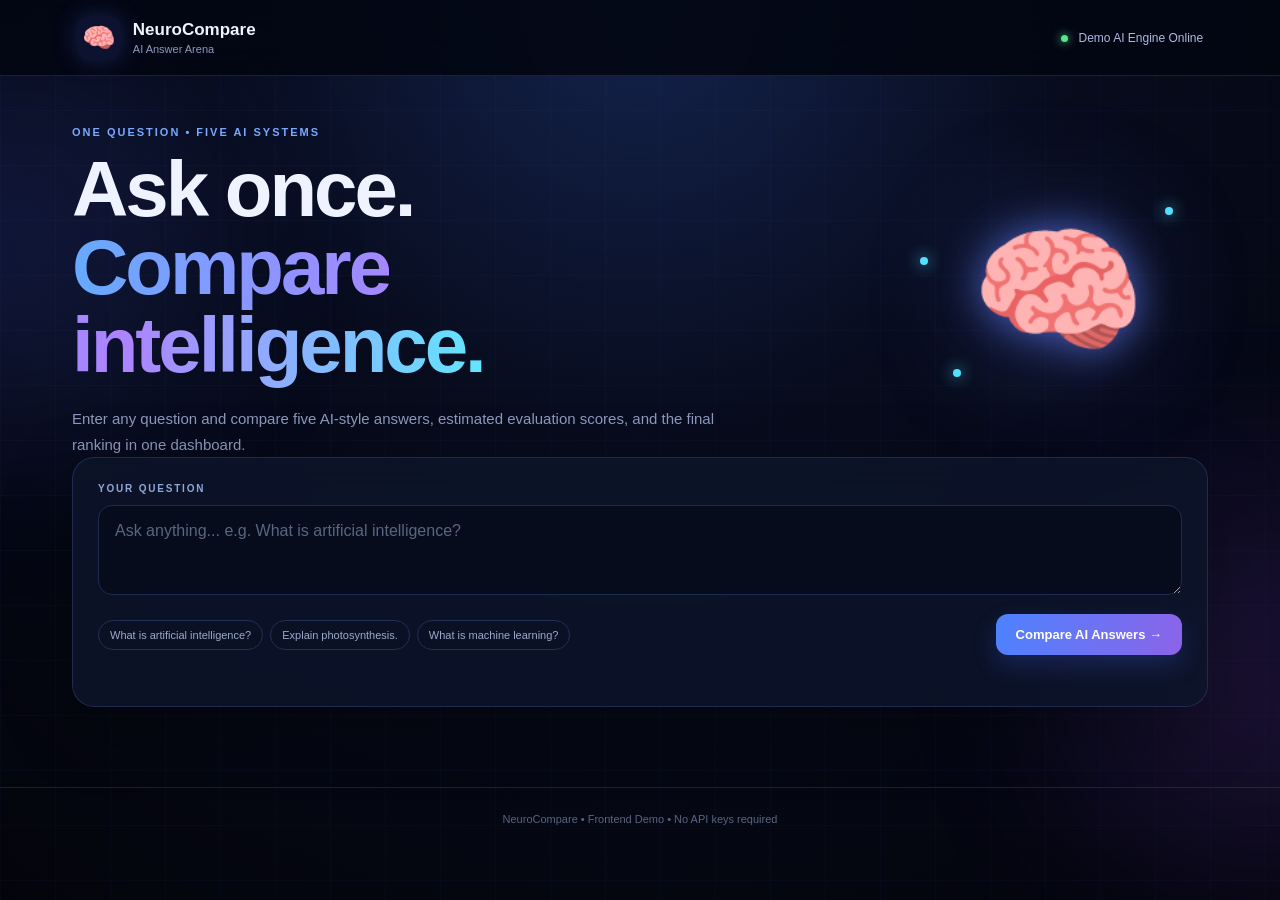
<file: index.html>
<!DOCTYPE html>
<html lang="en">
<head>
  <meta charset="UTF-8">
  <meta name="viewport" content="width=device-width, initial-scale=1.0">
  <title>NeuroCompare AI</title>
  <link rel="stylesheet" href="style.css">
</head>
<body>

  <div class="bg-orb orb1"></div>
  <div class="bg-orb orb2"></div>

  <header class="topbar">
    <div class="brand">
      <div class="brain-logo">🧠</div>
      <div>
        <strong>NeuroCompare</strong>
        <span>AI Answer Arena</span>
      </div>
    </div>

    <div class="status">
      <i></i> Demo AI Engine Online
    </div>
  </header>

  <main>

    <section class="hero">

      <div class="hero-copy">
        <p class="eyebrow">ONE QUESTION • FIVE AI SYSTEMS</p>

        <h1>
          Ask once.<br>
          <span>Compare intelligence.</span>
        </h1>

        <p class="sub">
          Enter any question and compare five AI-style answers,
          estimated evaluation scores, and the final ranking in one dashboard.
        </p>
      </div>

      <div class="brain-art">
        <div class="brain-glow"></div>
        <div class="brain">🧠</div>

        <span class="node n1"></span>
        <span class="node n2"></span>
        <span class="node n3"></span>
      </div>

    </section>


    <section class="ask-card">

      <label for="question">YOUR QUESTION</label>

      <textarea
        id="question"
        placeholder="Ask anything... e.g. What is artificial intelligence?"
        rows="3"></textarea>

      <div class="ask-row">

        <div class="chips">
          <button class="chip">What is artificial intelligence?</button>
          <button class="chip">Explain photosynthesis.</button>
          <button class="chip">What is machine learning?</button>
        </div>

        <button id="compareBtn" class="compare-btn">
          <span>Compare AI Answers</span> →
        </button>

      </div>

      <div id="validation" class="validation"></div>

    </section>


    <section id="results" class="hidden">

      <div class="section-head">

        <div>
          <p class="eyebrow">LIVE COMPARISON</p>
          <h2>Five answers. One question.</h2>
        </div>

        <div id="questionBadge" class="question-badge"></div>

      </div>


      <div id="loading" class="loading hidden">

        <div class="loader"></div>

        <span id="loadingText">
          Analyzing your question...
        </span>

      </div>


      <div id="cards" class="cards"></div>


      <section id="ranking" class="ranking hidden">

        <div class="section-head">

          <div>
            <p class="eyebrow">RESULT</p>
            <h2>AI Rankings</h2>
          </div>

        </div>

        <div id="rankingList"></div>

        <div id="winner" class="winner"></div>

        <p class="disclaimer">
          Estimated demo evaluation based on relevance,
          completeness and clarity. It is not a verified factual-accuracy measurement.
        </p>

      </section>

    </section>

  </main>


  <footer>
    NeuroCompare • Frontend Demo • No API keys required
  </footer>


  <script src="script.js"></script>

</body>
</html>
</file>
<file: style.css>
* {
    margin: 0;
    padding: 0;
    box-sizing: border-box;
}

:root {
    --bg: #050816;
    --panel: rgba(13, 20, 42, 0.9);
    --border: rgba(125, 150, 255, 0.18);
    --text: #eef3ff;
    --muted: #8d9abd;
    --blue: #62a8ff;
    --purple: #9b7cff;
    --cyan: #53e0ff;
}

html {
    scroll-behavior: smooth;
}

body {
    min-height: 100vh;
    overflow-x: hidden;
    font-family: Arial, Helvetica, sans-serif;
    color: var(--text);
    background:
        radial-gradient(
            circle at 50% 0%,
            #14234d 0%,
            #070b1c 40%,
            #03040b 100%
        );
}

/* Background Grid */

body::before {
    content: "";
    position: fixed;
    inset: 0;
    z-index: -2;
    pointer-events: none;

    background-image:
        linear-gradient(
            rgba(100, 130, 255, 0.035) 1px,
            transparent 1px
        ),
        linear-gradient(
            90deg,
            rgba(100, 130, 255, 0.035) 1px,
            transparent 1px
        );

    background-size: 55px 55px;
}

/* Background Glow */

.bg-orb {
    position: fixed;
    width: 380px;
    height: 380px;
    border-radius: 50%;
    filter: blur(100px);
    opacity: 0.15;
    pointer-events: none;
    z-index: -1;
}

.orb1 {
    background: #526dff;
    top: 50px;
    left: -180px;
}

.orb2 {
    background: #9c52ff;
    right: -180px;
    bottom: 30px;
}

/* Header */

.topbar {
    width: 100%;
    min-height: 76px;

    display: flex;
    align-items: center;
    justify-content: space-between;

    padding: 15px 6%;

    background: rgba(3, 6, 18, 0.88);
    border-bottom: 1px solid var(--border);

    backdrop-filter: blur(18px);

    position: sticky;
    top: 0;
    z-index: 100;
}

.brand {
    display: flex;
    align-items: center;
    gap: 12px;
}

.brain-logo {
    width: 44px;
    height: 44px;

    display: flex;
    align-items: center;
    justify-content: center;

    font-size: 27px;

    border-radius: 12px;

    background: rgba(80, 110, 255, 0.12);

    box-shadow:
        0 0 25px rgba(90, 120, 255, 0.25);
}

.brand strong {
    display: block;
    font-size: 17px;
}

.brand span {
    display: block;
    margin-top: 3px;
    color: var(--muted);
    font-size: 11px;
}

.status {
    color: #aebbe0;
    font-size: 12px;
}

.status i {
    display: inline-block;

    width: 7px;
    height: 7px;

    margin-right: 7px;

    border-radius: 50%;

    background: #58e58c;

    box-shadow:
        0 0 10px #58e58c;
}

/* Main */

main {
    width: 100%;
    max-width: 1180px;

    margin: 0 auto;

    padding: 50px 22px 80px;
}

/* Hero */

.hero {
    min-height: 310px;

    display: flex;
    align-items: center;
    justify-content: space-between;

    gap: 30px;
}

.hero-copy {
    max-width: 720px;
}

.eyebrow {
    margin-bottom: 12px;

    color: #79a8ff;

    font-size: 11px;
    font-weight: 800;

    letter-spacing: 2px;
}

.hero h1 {
    font-size: clamp(42px, 7vw, 78px);
    line-height: 1;
    letter-spacing: -3px;
}

.hero h1 span {
    background:
        linear-gradient(
            90deg,
            #66aaff,
            #ae82ff,
            #62e6ff
        );

    -webkit-background-clip: text;
    background-clip: text;

    color: transparent;
}

.sub {
    max-width: 650px;

    margin-top: 22px;

    color: var(--muted);

    font-size: 15px;
    line-height: 1.7;
}

/* Brain */

.brain-art {
    width: 300px;
    height: 250px;

    position: relative;

    display: flex;
    align-items: center;
    justify-content: center;

    flex-shrink: 0;
}

.brain {
    position: relative;
    z-index: 2;

    font-size: 140px;

    filter:
        drop-shadow(
            0 0 20px rgba(100, 130, 255, 0.7)
        );
}

.brain-glow {
    position: absolute;

    width: 150px;
    height: 150px;

    border-radius: 50%;

    background: #657cff;

    filter: blur(65px);

    opacity: 0.3;
}

.node {
    position: absolute;

    width: 8px;
    height: 8px;

    border-radius: 50%;

    background: var(--cyan);

    box-shadow:
        0 0 15px var(--cyan);
}

.n1 {
    top: 40px;
    right: 35px;
}

.n2 {
    left: 45px;
    bottom: 40px;
}

.n3 {
    left: 12px;
    top: 90px;
}

/* Question Card */

.ask-card {
    width: 100%;

    padding: 25px;

    background: var(--panel);

    border: 1px solid var(--border);

    border-radius: 22px;

    box-shadow:
        0 20px 70px rgba(0, 0, 0, 0.28);

    backdrop-filter: blur(18px);
}

.ask-card label {
    display: block;

    color: #8fa7d8;

    font-size: 10px;
    font-weight: 800;

    letter-spacing: 1.8px;
}

.ask-card textarea {
    width: 100%;

    margin: 11px 0 15px;

    padding: 16px;

    min-height: 90px;

    resize: vertical;

    outline: none;

    color: #ffffff;

    background: #070c1d;

    border: 1px solid #1d2b52;

    border-radius: 14px;

    font-family: Arial, Helvetica, sans-serif;
    font-size: 16px;

    transition: 0.25s ease;
}

.ask-card textarea::placeholder {
    color: #586681;
}

.ask-card textarea:focus {
    border-color: #648cff;

    box-shadow:
        0 0 0 3px rgba(100, 140, 255, 0.08);
}

/* Ask Row */

.ask-row {
    display: flex;

    align-items: center;
    justify-content: space-between;

    gap: 15px;
}

.chips {
    display: flex;

    flex-wrap: wrap;

    gap: 7px;
}

.chip {
    padding: 8px 11px;

    color: #9ba9ca;

    background: #0b1125;

    border: 1px solid #202f55;

    border-radius: 999px;

    font-size: 11px;

    cursor: pointer;

    transition: 0.2s ease;
}

.chip:hover {
    color: #ffffff;

    border-color: #536db2;

    background: #101a36;
}

.compare-btn {
    padding: 13px 20px;

    color: #ffffff;

    background:
        linear-gradient(
            100deg,
            #4d82ff,
            #8b64e8
        );

    border: none;

    border-radius: 12px;

    font-size: 13px;
    font-weight: 800;

    cursor: pointer;

    white-space: nowrap;

    box-shadow:
        0 10px 25px rgba(78, 105, 255, 0.22);

    transition: 0.2s ease;
}

.compare-btn:hover {
    transform: translateY(-2px);

    box-shadow:
        0 14px 30px rgba(78, 105, 255, 0.3);
}

.compare-btn:active {
    transform: translateY(0);
}

.validation {
    min-height: 16px;

    margin-top: 10px;

    color: #ff8e9e;

    font-size: 12px;
}

/* Hidden */

.hidden {
    display: none !important;
}

/* Section Heading */

.section-head {
    display: flex;

    align-items: flex-end;
    justify-content: space-between;

    gap: 20px;

    margin: 55px 0 20px;
}

.section-head h2 {
    font-size: 27px;
}

.question-badge {
    max-width: 430px;

    padding: 10px 13px;

    color: #a9b7d7;

    background: #0a1023;

    border: 1px solid var(--border);

    border-radius: 10px;

    font-size: 12px;

    white-space: nowrap;

    overflow: hidden;

    text-overflow: ellipsis;
}

/* Loading */

.loading {
    min-height: 80px;

    display: flex;

    align-items: center;
    justify-content: center;

    gap: 14px;

    margin-bottom: 20px;

    color: #aab7d7;

    background: #090f22;

    border: 1px solid var(--border);

    border-radius: 16px;
}

.loader {
    width: 20px;
    height: 20px;

    border: 2px solid #253252;

    border-top-color: #73a5ff;

    border-radius: 50%;

    animation: spin 0.8s linear infinite;
}

@keyframes spin {
    from {
        transform: rotate(0deg);
    }

    to {
        transform: rotate(360deg);
    }
}

/* AI Cards */

.cards {
    display: grid;

    grid-template-columns: repeat(5, minmax(0, 1fr));

    gap: 13px;
}

.ai-card {
    min-width: 0;

    padding: 18px;

    background:
        linear-gradient(
            180deg,
            rgba(15, 24, 49, 0.95),
            rgba(8, 13, 29, 0.95)
        );

    border: 1px solid var(--border);

    border-radius: 17px;

    animation:
        cardUp 0.45s ease both;
}

@keyframes cardUp {
    from {
        opacity: 0;
        transform: translateY(15px);
    }

    to {
        opacity: 1;
        transform: translateY(0);
    }
}

.ai-head {
    display: flex;

    align-items: center;

    gap: 9px;

    margin-bottom: 15px;
}

.ai-icon {
    width: 34px;
    height: 34px;

    display: flex;
    align-items: center;
    justify-content: center;

    flex-shrink: 0;

    color: #ffffff;

    background: #151e3a;

    border-radius: 10px;

    font-size: 17px;
}

.ai-name {
    font-size: 13px;
    font-weight: 800;
}

.ai-type {
    margin-top: 3px;

    color: #7483a7;

    font-size: 9px;
}

.answer {
    min-height: 180px;

    color: #b8c3dc;

    font-size: 12px;

    line-height: 1.65;

    white-space: pre-line;
}

.score-row {
    display: flex;

    align-items: center;
    justify-content: space-between;

    margin-top: 17px;

    color: #8f9dbb;

    font-size: 11px;
}

.score {
    color: #71b4ff;

    font-size: 18px;
    font-weight: 900;
}

.bar {
    width: 100%;
    height: 5px;

    margin-top: 7px;

    overflow: hidden;

    background: #19233e;

    border-radius: 10px;
}

.fill {
    height: 100%;

    background:
        linear-gradient(
            90deg,
            #5d8fff,
            #b47cff
        );

    border-radius: 10px;
}

.rank {
    display: inline-block;

    margin-top: 14px;

    padding: 5px 8px;

    color: #9cb4eb;

    background: #111a35;

    border-radius: 7px;

    font-size: 10px;
    font-weight: 800;
}

/* Ranking */

.ranking {
    margin-top: 25px;

    padding: 25px;

    background: var(--panel);

    border: 1px solid var(--border);

    border-radius: 22px;

    box-shadow:
        0 20px 70px rgba(0, 0, 0, 0.25);

    backdrop-filter: blur(18px);
}

.ranking-item {
    display: grid;

    grid-template-columns:
        40px 1fr 100px;

    align-items: center;

    gap: 15px;

    padding: 14px 4px;

    border-bottom: 1px solid var(--border);
}

.ranking-item:last-child {
    border-bottom: none;
}

.rank-num {
    font-size: 20px;
    font-weight: 900;
}

.rank-name {
    font-size: 13px;
    font-weight: 800;
}

.rank-score {
    color: #78b6ff;

    font-weight: 900;

    text-align: right;
}

/* Winner */

.winner {
    margin-top: 22px;

    padding: 22px;

    background:
        linear-gradient(
            100deg,
            rgba(70, 100, 210, 0.13),
            rgba(155, 100, 255, 0.1)
        );

    border: 1px solid rgba(116, 143, 255, 0.3);

    border-radius: 16px;
}

.winner h3 {
    color: #89aaff;

    font-size: 12px;

    letter-spacing: 1px;
}

.winner strong {
    display: block;

    margin: 6px 0;

    font-size: 25px;
}

.winner p {
    color: var(--muted);

    font-size: 12px;

    line-height: 1.6;
}

.disclaimer {
    margin-top: 15px;

    color: #667493;

    font-size: 10px;

    line-height: 1.5;
}

/* Footer */

footer {
    padding: 25px;

    color: #586681;

    border-top: 1px solid var(--border);

    text-align: center;

    font-size: 11px;
}

/* Tablet */

@media (max-width: 1000px) {

    .cards {
        grid-template-columns: repeat(2, minmax(0, 1fr));
    }

    .hero {
        min-height: 280px;
    }

    .brain-art {
        width: 220px;
    }

    .brain {
        font-size: 110px;
    }
}

/* Mobile */

@media (max-width: 650px) {

    .topbar {
        padding: 12px 18px;
    }

    .status {
        display: none;
    }

    main {
        padding: 30px 15px 60px;
    }

    .hero {
        display: block;
        min-height: auto;
    }

    .brain-art {
        display: none;
    }

    .hero h1 {
        font-size: 48px;
        letter-spacing: -2px;
    }

    .sub {
        font-size: 14px;
    }

    .ask-row {
        display: block;
    }

    .chips {
        display: none;
    }

    .compare-btn {
        width: 100%;
        margin-top: 12px;
    }

    .cards {
        grid-template-columns: 1fr;
    }

    .section-head {
        display: block;
    }

    .question-badge {
        max-width: 100%;
        margin-top: 12px;
    }

    .ranking-item {
        grid-template-columns: 30px 1fr 70px;
    }

    .ranking {
        padding: 18px;
    }
}
</file>
<file: AI MODEL COMPETATOR/style.css>
* {
    margin: 0;
    padding: 0;
    box-sizing: border-box;
}

:root {
    --bg: #050816;
    --panel: rgba(13, 20, 42, 0.9);
    --border: rgba(125, 150, 255, 0.18);
    --text: #eef3ff;
    --muted: #8d9abd;
    --blue: #62a8ff;
    --purple: #9b7cff;
    --cyan: #53e0ff;
}

html {
    scroll-behavior: smooth;
}

body {
    min-height: 100vh;
    overflow-x: hidden;
    font-family: Arial, Helvetica, sans-serif;
    color: var(--text);
    background:
        radial-gradient(
            circle at 50% 0%,
            #14234d 0%,
            #070b1c 40%,
            #03040b 100%
        );
}

/* Background Grid */

body::before {
    content: "";
    position: fixed;
    inset: 0;
    z-index: -2;
    pointer-events: none;

    background-image:
        linear-gradient(
            rgba(100, 130, 255, 0.035) 1px,
            transparent 1px
        ),
        linear-gradient(
            90deg,
            rgba(100, 130, 255, 0.035) 1px,
            transparent 1px
        );

    background-size: 55px 55px;
}

/* Background Glow */

.bg-orb {
    position: fixed;
    width: 380px;
    height: 380px;
    border-radius: 50%;
    filter: blur(100px);
    opacity: 0.15;
    pointer-events: none;
    z-index: -1;
}

.orb1 {
    background: #526dff;
    top: 50px;
    left: -180px;
}

.orb2 {
    background: #9c52ff;
    right: -180px;
    bottom: 30px;
}

/* Header */

.topbar {
    width: 100%;
    min-height: 76px;

    display: flex;
    align-items: center;
    justify-content: space-between;

    padding: 15px 6%;

    background: rgba(3, 6, 18, 0.88);
    border-bottom: 1px solid var(--border);

    backdrop-filter: blur(18px);

    position: sticky;
    top: 0;
    z-index: 100;
}

.brand {
    display: flex;
    align-items: center;
    gap: 12px;
}

.brain-logo {
    width: 44px;
    height: 44px;

    display: flex;
    align-items: center;
    justify-content: center;

    font-size: 27px;

    border-radius: 12px;

    background: rgba(80, 110, 255, 0.12);

    box-shadow:
        0 0 25px rgba(90, 120, 255, 0.25);
}

.brand strong {
    display: block;
    font-size: 17px;
}

.brand span {
    display: block;
    margin-top: 3px;
    color: var(--muted);
    font-size: 11px;
}

.status {
    color: #aebbe0;
    font-size: 12px;
}

.status i {
    display: inline-block;

    width: 7px;
    height: 7px;

    margin-right: 7px;

    border-radius: 50%;

    background: #58e58c;

    box-shadow:
        0 0 10px #58e58c;
}

/* Main */

main {
    width: 100%;
    max-width: 1180px;

    margin: 0 auto;

    padding: 50px 22px 80px;
}

/* Hero */

.hero {
    min-height: 310px;

    display: flex;
    align-items: center;
    justify-content: space-between;

    gap: 30px;
}

.hero-copy {
    max-width: 720px;
}

.eyebrow {
    margin-bottom: 12px;

    color: #79a8ff;

    font-size: 11px;
    font-weight: 800;

    letter-spacing: 2px;
}

.hero h1 {
    font-size: clamp(42px, 7vw, 78px);
    line-height: 1;
    letter-spacing: -3px;
}

.hero h1 span {
    background:
        linear-gradient(
            90deg,
            #66aaff,
            #ae82ff,
            #62e6ff
        );

    -webkit-background-clip: text;
    background-clip: text;

    color: transparent;
}

.sub {
    max-width: 650px;

    margin-top: 22px;

    color: var(--muted);

    font-size: 15px;
    line-height: 1.7;
}

/* Brain */

.brain-art {
    width: 300px;
    height: 250px;

    position: relative;

    display: flex;
    align-items: center;
    justify-content: center;

    flex-shrink: 0;
}

.brain {
    position: relative;
    z-index: 2;

    font-size: 140px;

    filter:
        drop-shadow(
            0 0 20px rgba(100, 130, 255, 0.7)
        );
}

.brain-glow {
    position: absolute;

    width: 150px;
    height: 150px;

    border-radius: 50%;

    background: #657cff;

    filter: blur(65px);

    opacity: 0.3;
}

.node {
    position: absolute;

    width: 8px;
    height: 8px;

    border-radius: 50%;

    background: var(--cyan);

    box-shadow:
        0 0 15px var(--cyan);
}

.n1 {
    top: 40px;
    right: 35px;
}

.n2 {
    left: 45px;
    bottom: 40px;
}

.n3 {
    left: 12px;
    top: 90px;
}

/* Question Card */

.ask-card {
    width: 100%;

    padding: 25px;

    background: var(--panel);

    border: 1px solid var(--border);

    border-radius: 22px;

    box-shadow:
        0 20px 70px rgba(0, 0, 0, 0.28);

    backdrop-filter: blur(18px);
}

.ask-card label {
    display: block;

    color: #8fa7d8;

    font-size: 10px;
    font-weight: 800;

    letter-spacing: 1.8px;
}

.ask-card textarea {
    width: 100%;

    margin: 11px 0 15px;

    padding: 16px;

    min-height: 90px;

    resize: vertical;

    outline: none;

    color: #ffffff;

    background: #070c1d;

    border: 1px solid #1d2b52;

    border-radius: 14px;

    font-family: Arial, Helvetica, sans-serif;
    font-size: 16px;

    transition: 0.25s ease;
}

.ask-card textarea::placeholder {
    color: #586681;
}

.ask-card textarea:focus {
    border-color: #648cff;

    box-shadow:
        0 0 0 3px rgba(100, 140, 255, 0.08);
}

/* Ask Row */

.ask-row {
    display: flex;

    align-items: center;
    justify-content: space-between;

    gap: 15px;
}

.chips {
    display: flex;

    flex-wrap: wrap;

    gap: 7px;
}

.chip {
    padding: 8px 11px;

    color: #9ba9ca;

    background: #0b1125;

    border: 1px solid #202f55;

    border-radius: 999px;

    font-size: 11px;

    cursor: pointer;

    transition: 0.2s ease;
}

.chip:hover {
    color: #ffffff;

    border-color: #536db2;

    background: #101a36;
}

.compare-btn {
    padding: 13px 20px;

    color: #ffffff;

    background:
        linear-gradient(
            100deg,
            #4d82ff,
            #8b64e8
        );

    border: none;

    border-radius: 12px;

    font-size: 13px;
    font-weight: 800;

    cursor: pointer;

    white-space: nowrap;

    box-shadow:
        0 10px 25px rgba(78, 105, 255, 0.22);

    transition: 0.2s ease;
}

.compare-btn:hover {
    transform: translateY(-2px);

    box-shadow:
        0 14px 30px rgba(78, 105, 255, 0.3);
}

.compare-btn:active {
    transform: translateY(0);
}

.validation {
    min-height: 16px;

    margin-top: 10px;

    color: #ff8e9e;

    font-size: 12px;
}

/* Hidden */

.hidden {
    display: none !important;
}

/* Section Heading */

.section-head {
    display: flex;

    align-items: flex-end;
    justify-content: space-between;

    gap: 20px;

    margin: 55px 0 20px;
}

.section-head h2 {
    font-size: 27px;
}

.question-badge {
    max-width: 430px;

    padding: 10px 13px;

    color: #a9b7d7;

    background: #0a1023;

    border: 1px solid var(--border);

    border-radius: 10px;

    font-size: 12px;

    white-space: nowrap;

    overflow: hidden;

    text-overflow: ellipsis;
}

/* Loading */

.loading {
    min-height: 80px;

    display: flex;

    align-items: center;
    justify-content: center;

    gap: 14px;

    margin-bottom: 20px;

    color: #aab7d7;

    background: #090f22;

    border: 1px solid var(--border);

    border-radius: 16px;
}

.loader {
    width: 20px;
    height: 20px;

    border: 2px solid #253252;

    border-top-color: #73a5ff;

    border-radius: 50%;

    animation: spin 0.8s linear infinite;
}

@keyframes spin {
    from {
        transform: rotate(0deg);
    }

    to {
        transform: rotate(360deg);
    }
}

/* AI Cards */

.cards {
    display: grid;

    grid-template-columns: repeat(5, minmax(0, 1fr));

    gap: 13px;
}

.ai-card {
    min-width: 0;

    padding: 18px;

    background:
        linear-gradient(
            180deg,
            rgba(15, 24, 49, 0.95),
            rgba(8, 13, 29, 0.95)
        );

    border: 1px solid var(--border);

    border-radius: 17px;

    animation:
        cardUp 0.45s ease both;
}

@keyframes cardUp {
    from {
        opacity: 0;
        transform: translateY(15px);
    }

    to {
        opacity: 1;
        transform: translateY(0);
    }
}

.ai-head {
    display: flex;

    align-items: center;

    gap: 9px;

    margin-bottom: 15px;
}

.ai-icon {
    width: 34px;
    height: 34px;

    display: flex;
    align-items: center;
    justify-content: center;

    flex-shrink: 0;

    color: #ffffff;

    background: #151e3a;

    border-radius: 10px;

    font-size: 17px;
}

.ai-name {
    font-size: 13px;
    font-weight: 800;
}

.ai-type {
    margin-top: 3px;

    color: #7483a7;

    font-size: 9px;
}

.answer {
    min-height: 180px;

    color: #b8c3dc;

    font-size: 12px;

    line-height: 1.65;

    white-space: pre-line;
}

.score-row {
    display: flex;

    align-items: center;
    justify-content: space-between;

    margin-top: 17px;

    color: #8f9dbb;

    font-size: 11px;
}

.score {
    color: #71b4ff;

    font-size: 18px;
    font-weight: 900;
}

.bar {
    width: 100%;
    height: 5px;

    margin-top: 7px;

    overflow: hidden;

    background: #19233e;

    border-radius: 10px;
}

.fill {
    height: 100%;

    background:
        linear-gradient(
            90deg,
            #5d8fff,
            #b47cff
        );

    border-radius: 10px;
}

.rank {
    display: inline-block;

    margin-top: 14px;

    padding: 5px 8px;

    color: #9cb4eb;

    background: #111a35;

    border-radius: 7px;

    font-size: 10px;
    font-weight: 800;
}

/* Ranking */

.ranking {
    margin-top: 25px;

    padding: 25px;

    background: var(--panel);

    border: 1px solid var(--border);

    border-radius: 22px;

    box-shadow:
        0 20px 70px rgba(0, 0, 0, 0.25);

    backdrop-filter: blur(18px);
}

.ranking-item {
    display: grid;

    grid-template-columns:
        40px 1fr 100px;

    align-items: center;

    gap: 15px;

    padding: 14px 4px;

    border-bottom: 1px solid var(--border);
}

.ranking-item:last-child {
    border-bottom: none;
}

.rank-num {
    font-size: 20px;
    font-weight: 900;
}

.rank-name {
    font-size: 13px;
    font-weight: 800;
}

.rank-score {
    color: #78b6ff;

    font-weight: 900;

    text-align: right;
}

/* Winner */

.winner {
    margin-top: 22px;

    padding: 22px;

    background:
        linear-gradient(
            100deg,
            rgba(70, 100, 210, 0.13),
            rgba(155, 100, 255, 0.1)
        );

    border: 1px solid rgba(116, 143, 255, 0.3);

    border-radius: 16px;
}

.winner h3 {
    color: #89aaff;

    font-size: 12px;

    letter-spacing: 1px;
}

.winner strong {
    display: block;

    margin: 6px 0;

    font-size: 25px;
}

.winner p {
    color: var(--muted);

    font-size: 12px;

    line-height: 1.6;
}

.disclaimer {
    margin-top: 15px;

    color: #667493;

    font-size: 10px;

    line-height: 1.5;
}

/* Footer */

footer {
    padding: 25px;

    color: #586681;

    border-top: 1px solid var(--border);

    text-align: center;

    font-size: 11px;
}

/* Tablet */

@media (max-width: 1000px) {

    .cards {
        grid-template-columns: repeat(2, minmax(0, 1fr));
    }

    .hero {
        min-height: 280px;
    }

    .brain-art {
        width: 220px;
    }

    .brain {
        font-size: 110px;
    }
}

/* Mobile */

@media (max-width: 650px) {

    .topbar {
        padding: 12px 18px;
    }

    .status {
        display: none;
    }

    main {
        padding: 30px 15px 60px;
    }

    .hero {
        display: block;
        min-height: auto;
    }

    .brain-art {
        display: none;
    }

    .hero h1 {
        font-size: 48px;
        letter-spacing: -2px;
    }

    .sub {
        font-size: 14px;
    }

    .ask-row {
        display: block;
    }

    .chips {
        display: none;
    }

    .compare-btn {
        width: 100%;
        margin-top: 12px;
    }

    .cards {
        grid-template-columns: 1fr;
    }

    .section-head {
        display: block;
    }

    .question-badge {
        max-width: 100%;
        margin-top: 12px;
    }

    .ranking-item {
        grid-template-columns: 30px 1fr 70px;
    }

    .ranking {
        padding: 18px;
    }
}
</file>
